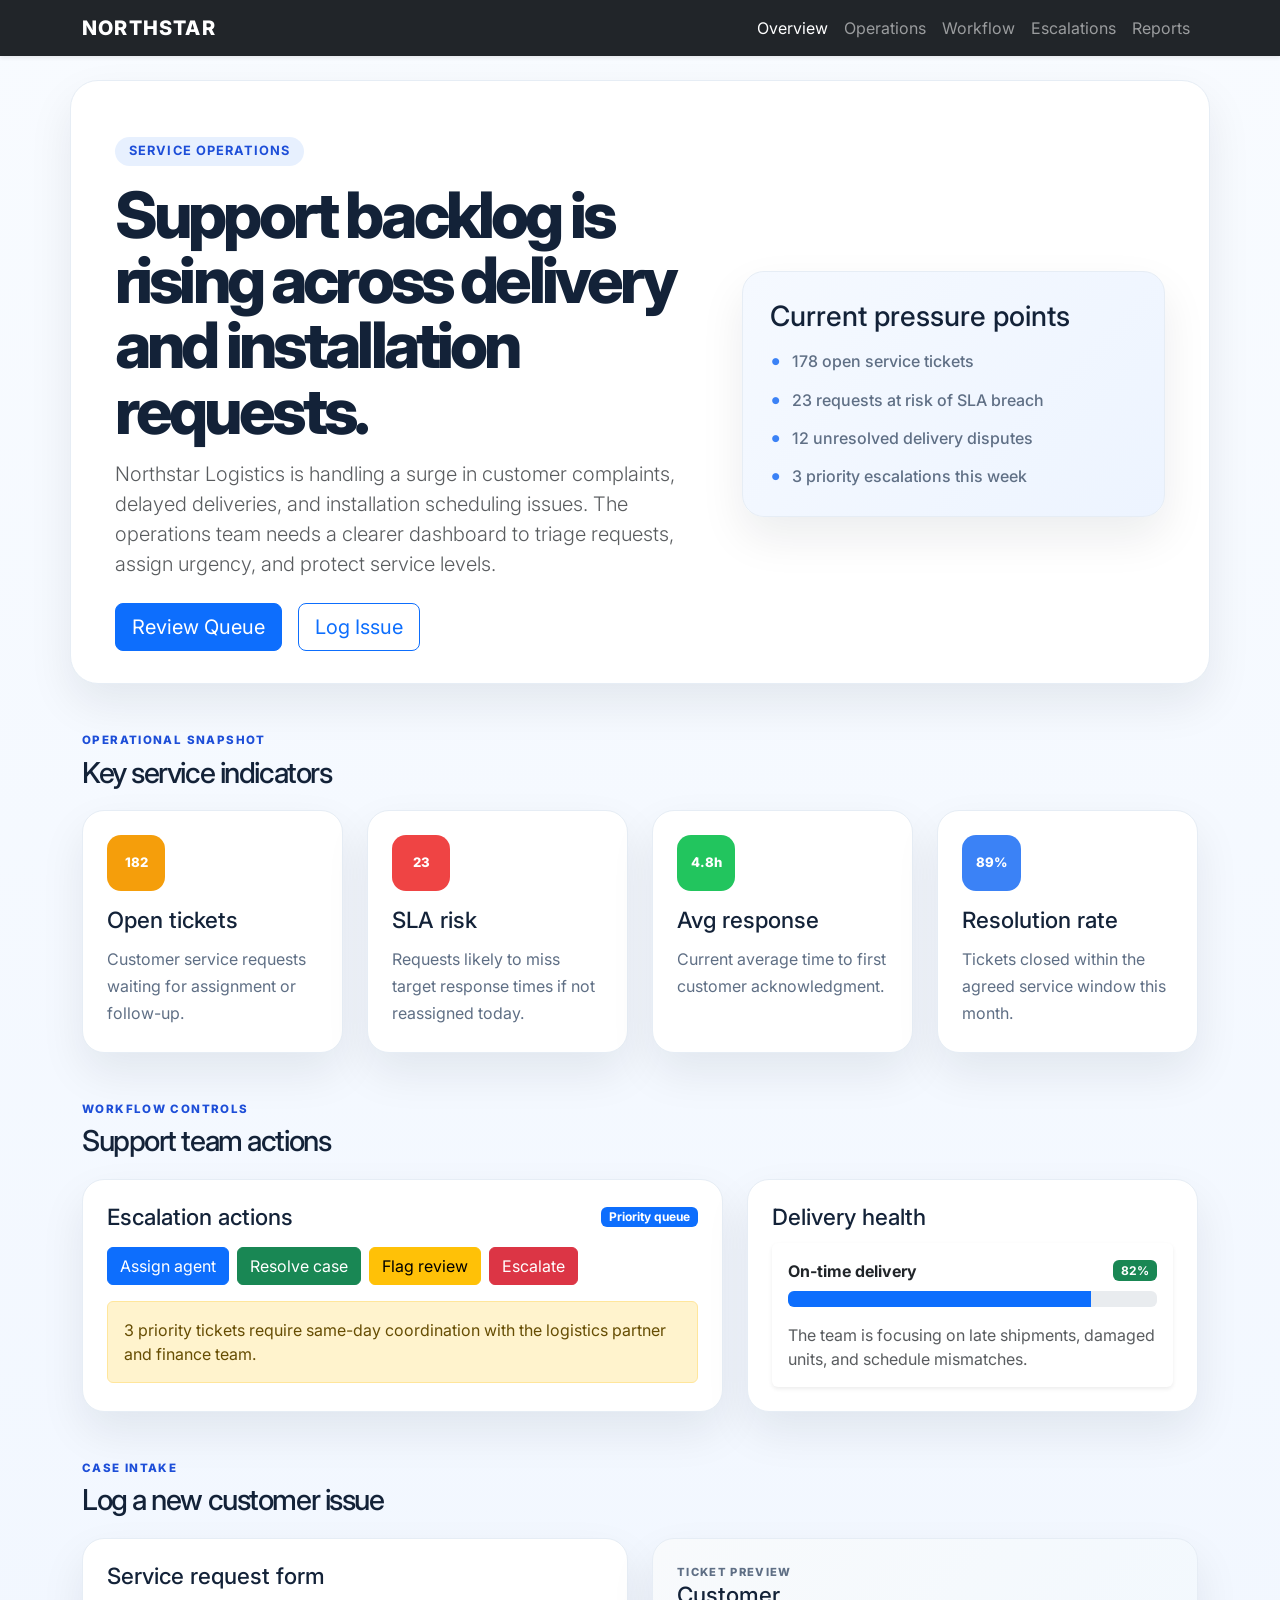
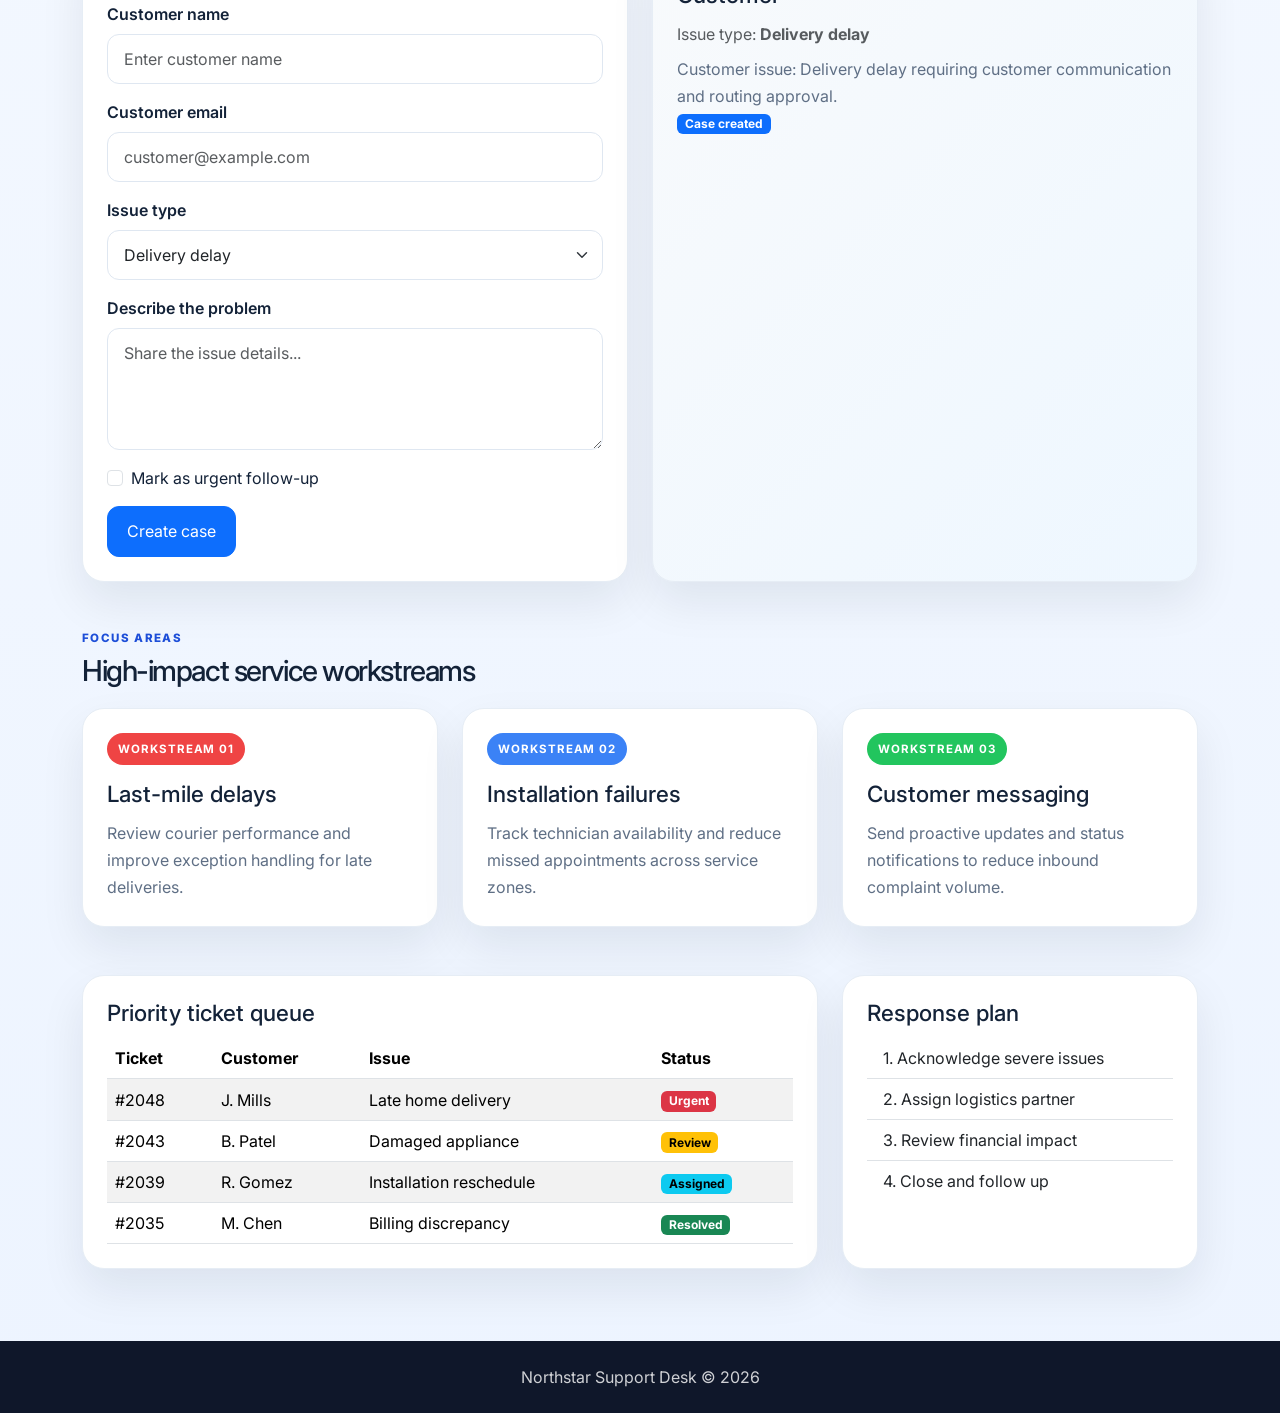
<file: index.html>
﻿<!DOCTYPE html>
<html lang="en">
<head>
    <meta charset="UTF-8">
    <meta name="viewport" content="width=device-width, initial-scale=1.0">
    <title>Northstar Support Desk</title>
    <meta name="description" content="Operational support dashboard for a delivery and customer service business.">
    <link rel="preconnect" href="https://fonts.googleapis.com">
    <link rel="preconnect" href="https://fonts.gstatic.com" crossorigin>
    <link href="https://fonts.googleapis.com/css2?family=Inter:wght@400;500;600;700;800;900&display=swap" rel="stylesheet">
    <link href="https://cdn.jsdelivr.net/npm/bootstrap@5.3.3/dist/css/bootstrap.min.css" rel="stylesheet">
    <link rel="stylesheet" href="style.css">
</head>
<body>
    <nav class="navbar navbar-expand-lg navbar-dark bg-dark shadow-sm">
        <div class="container">
            <a class="navbar-brand" href="#">Northstar</a>
            <button class="navbar-toggler" type="button" data-bs-toggle="collapse" data-bs-target="#mainNav" aria-controls="mainNav" aria-expanded="false" aria-label="Toggle navigation">
                <span class="navbar-toggler-icon"></span>
            </button>
            <div class="collapse navbar-collapse" id="mainNav">
                <ul class="navbar-nav ms-auto mb-2 mb-lg-0">
                    <li class="nav-item"><a class="nav-link active" href="#home">Overview</a></li>
                    <li class="nav-item"><a class="nav-link" href="#services">Operations</a></li>
                    <li class="nav-item"><a class="nav-link" href="#bootstrap">Workflow</a></li>
                    <li class="nav-item"><a class="nav-link" href="#forms">Escalations</a></li>
                    <li class="nav-item"><a class="nav-link" href="#insights">Reports</a></li>
                </ul>
            </div>
        </div>
    </nav>

    <main id="home" class="container py-5">
        <section class="hero-section row align-items-center g-4 mb-5">
            <div class="col-lg-7">
                <span class="badge badge-soft mb-3">Service Operations</span>
                <h1>Support backlog is rising across delivery and installation requests.</h1>
                <p class="lead text-muted">Northstar Logistics is handling a surge in customer complaints, delayed deliveries, and installation scheduling issues. The operations team needs a clearer dashboard to triage requests, assign urgency, and protect service levels.</p>
                <div class="d-flex flex-wrap gap-3 mt-4">
                    <a href="#services" class="btn btn-primary btn-lg">Review Queue</a>
                    <a href="#forms" class="btn btn-outline-primary btn-lg">Log Issue</a>
                </div>
            </div>
            <div class="col-lg-5">
                <div class="glass-card">
                    <h3>Current pressure points</h3>
                    <ul class="feature-list">
                        <li>178 open service tickets</li>
                        <li>23 requests at risk of SLA breach</li>
                        <li>12 unresolved delivery disputes</li>
                        <li>3 priority escalations this week</li>
                    </ul>
                </div>
            </div>
        </section>

        <section id="services" class="mb-5">
            <div class="section-heading">
                <p class="eyebrow">Operational snapshot</p>
                <h2>Key service indicators</h2>
            </div>
            <div class="row g-4">
                <div class="col-md-3">
                    <div class="info-card h-100">
                        <div class="icon-badge warning">182</div>
                        <h3>Open tickets</h3>
                        <p>Customer service requests waiting for assignment or follow-up.</p>
                    </div>
                </div>
                <div class="col-md-3">
                    <div class="info-card h-100">
                        <div class="icon-badge danger">23</div>
                        <h3>SLA risk</h3>
                        <p>Requests likely to miss target response times if not reassigned today.</p>
                    </div>
                </div>
                <div class="col-md-3">
                    <div class="info-card h-100">
                        <div class="icon-badge success">4.8h</div>
                        <h3>Avg response</h3>
                        <p>Current average time to first customer acknowledgment.</p>
                    </div>
                </div>
                <div class="col-md-3">
                    <div class="info-card h-100">
                        <div class="icon-badge blue">89%</div>
                        <h3>Resolution rate</h3>
                        <p>Tickets closed within the agreed service window this month.</p>
                    </div>
                </div>
            </div>
        </section>

        <section id="bootstrap" class="mb-5">
            <div class="section-heading">
                <p class="eyebrow">Workflow controls</p>
                <h2>Support team actions</h2>
            </div>
            <div class="row g-4">
                <div class="col-lg-7">
                    <div class="demo-panel">
                        <div class="d-flex justify-content-between align-items-center flex-wrap gap-2 mb-3">
                            <h3 class="mb-0">Escalation actions</h3>
                            <span class="badge text-bg-primary">Priority queue</span>
                        </div>
                        <div class="d-flex flex-wrap gap-2 mb-3">
                            <button type="button" class="btn btn-primary">Assign agent</button>
                            <button type="button" class="btn btn-success">Resolve case</button>
                            <button type="button" class="btn btn-warning">Flag review</button>
                            <button type="button" class="btn btn-danger">Escalate</button>
                        </div>
                        <div class="alert alert-warning mb-0" role="alert">
                            3 priority tickets require same-day coordination with the logistics partner and finance team.
                        </div>
                    </div>
                </div>
                <div class="col-lg-5">
                    <div class="demo-panel h-100">
                        <h3>Delivery health</h3>
                        <div class="card border-0 shadow-sm">
                            <div class="card-body">
                                <div class="d-flex justify-content-between align-items-center mb-2">
                                    <span class="fw-bold">On-time delivery</span>
                                    <span class="badge text-bg-success">82%</span>
                                </div>
                                <div class="progress" role="progressbar" aria-label="Delivery health" aria-valuenow="82" aria-valuemin="0" aria-valuemax="100">
                                    <div class="progress-bar" style="width: 82%"></div>
                                </div>
                                <p class="mt-3 mb-0 text-muted">The team is focusing on late shipments, damaged units, and schedule mismatches.</p>
                            </div>
                        </div>
                    </div>
                </div>
            </div>
        </section>

        <section id="forms" class="mb-5">
            <div class="section-heading">
                <p class="eyebrow">Case intake</p>
                <h2>Log a new customer issue</h2>
            </div>
            <div class="row g-4">
                <div class="col-lg-6">
                    <div class="form-panel">
                        <h3>Service request form</h3>
                        <form id="issueForm">
                            <div class="mb-3">
                                <label for="customerName" class="form-label">Customer name</label>
                                <input type="text" class="form-control" id="customerName" placeholder="Enter customer name">
                            </div>
                            <div class="mb-3">
                                <label for="customerEmail" class="form-label">Customer email</label>
                                <input type="email" class="form-control" id="customerEmail" placeholder="customer@example.com">
                            </div>
                            <div class="mb-3">
                                <label for="issueType" class="form-label">Issue type</label>
                                <select class="form-select" id="issueType">
                                    <option selected>Delivery delay</option>
                                    <option>Damaged item</option>
                                    <option>Installation issue</option>
                                    <option>Billing complaint</option>
                                </select>
                            </div>
                            <div class="mb-3">
                                <label for="issueMessage" class="form-label">Describe the problem</label>
                                <textarea class="form-control" id="issueMessage" rows="4" placeholder="Share the issue details..."></textarea>
                            </div>
                            <div class="form-check mb-3">
                                <input class="form-check-input" type="checkbox" id="urgentCheck">
                                <label class="form-check-label" for="urgentCheck">
                                    Mark as urgent follow-up
                                </label>
                            </div>
                            <button type="button" class="btn btn-primary" id="submitButton">Create case</button>
                        </form>
                    </div>
                </div>
                <div class="col-lg-6">
                    <div id="previewBox" class="preview-panel">
                        <p class="preview-label">Ticket preview</p>
                        <h3>Northstar Support</h3>
                        <p>Customer issue: Delivery delay requiring customer communication and routing approval.</p>
                    </div>
                </div>
            </div>
        </section>

        <section id="insights" class="mb-5">
            <div class="section-heading">
                <p class="eyebrow">Focus areas</p>
                <h2>High-impact service workstreams</h2>
            </div>
            <div class="row g-4">
                <div class="col-md-4">
                    <div class="mini-card">
                        <span class="mini-tag tag-red">Workstream 01</span>
                        <h3>Last-mile delays</h3>
                        <p>Review courier performance and improve exception handling for late deliveries.</p>
                    </div>
                </div>
                <div class="col-md-4">
                    <div class="mini-card">
                        <span class="mini-tag tag-blue">Workstream 02</span>
                        <h3>Installation failures</h3>
                        <p>Track technician availability and reduce missed appointments across service zones.</p>
                    </div>
                </div>
                <div class="col-md-4">
                    <div class="mini-card">
                        <span class="mini-tag tag-green">Workstream 03</span>
                        <h3>Customer messaging</h3>
                        <p>Send proactive updates and status notifications to reduce inbound complaint volume.</p>
                    </div>
                </div>
            </div>
        </section>

        <section class="mb-4">
            <div class="row g-4 align-items-stretch">
                <div class="col-lg-8">
                    <div class="table-panel">
                        <h3>Priority ticket queue</h3>
                        <div class="table-responsive">
                            <table class="table table-striped table-hover align-middle mb-0">
                                <thead>
                                    <tr>
                                        <th>Ticket</th>
                                        <th>Customer</th>
                                        <th>Issue</th>
                                        <th>Status</th>
                                    </tr>
                                </thead>
                                <tbody>
                                    <tr>
                                        <td>#2048</td>
                                        <td>J. Mills</td>
                                        <td>Late home delivery</td>
                                        <td><span class="badge text-bg-danger">Urgent</span></td>
                                    </tr>
                                    <tr>
                                        <td>#2043</td>
                                        <td>B. Patel</td>
                                        <td>Damaged appliance</td>
                                        <td><span class="badge text-bg-warning">Review</span></td>
                                    </tr>
                                    <tr>
                                        <td>#2039</td>
                                        <td>R. Gomez</td>
                                        <td>Installation reschedule</td>
                                        <td><span class="badge text-bg-info">Assigned</span></td>
                                    </tr>
                                    <tr>
                                        <td>#2035</td>
                                        <td>M. Chen</td>
                                        <td>Billing discrepancy</td>
                                        <td><span class="badge text-bg-success">Resolved</span></td>
                                    </tr>
                                </tbody>
                            </table>
                        </div>
                    </div>
                </div>
                <div class="col-lg-4">
                    <div class="list-panel">
                        <h3>Response plan</h3>
                        <div class="list-group list-group-flush">
                            <button type="button" class="list-group-item list-group-item-action">1. Acknowledge severe issues</button>
                            <button type="button" class="list-group-item list-group-item-action">2. Assign logistics partner</button>
                            <button type="button" class="list-group-item list-group-item-action">3. Review financial impact</button>
                            <button type="button" class="list-group-item list-group-item-action">4. Close and follow up</button>
                        </div>
                    </div>
                </div>
            </div>
        </section>
    </main>

    <footer class="site-footer">
        <div class="container text-center py-4">
            <p class="mb-0">Northstar Support Desk © 2026</p>
        </div>
    </footer>

    <script src="https://cdn.jsdelivr.net/npm/bootstrap@5.3.3/dist/js/bootstrap.bundle.min.js"></script>
    <script>
        const customerName = document.getElementById('customerName');
        const issueType = document.getElementById('issueType');
        const issueMessage = document.getElementById('issueMessage');
        const previewBox = document.getElementById('previewBox');
        const submitButton = document.getElementById('submitButton');

        function updatePreview() {
            const name = customerName.value.trim() || 'Customer';
            const type = issueType.value || 'Delivery delay';
            const message = issueMessage.value.trim() || 'Customer issue: Delivery delay requiring customer communication and routing approval.';

            previewBox.innerHTML = `
                <p class="preview-label">Ticket preview</p>
                <h3>${name}</h3>
                <p class="text-muted mb-2">Issue type: <strong>${type}</strong></p>
                <p>${message}</p>
                <span class="badge text-bg-primary">Case created</span>
            `;
        }

        customerName.addEventListener('input', updatePreview);
        issueType.addEventListener('change', updatePreview);
        issueMessage.addEventListener('input', updatePreview);

        submitButton.addEventListener('click', () => {
            updatePreview();
            submitButton.textContent = 'Case created';
            setTimeout(() => {
                submitButton.textContent = 'Create case';
            }, 1200);
        });

        updatePreview();
    </script>
</body>
</html>
</file>
<file: style.css>
﻿:root {
    --bg: #f4f7fb;
    --surface: #ffffff;
    --primary: #3b82f6;
    --primary-dark: #1d4ed8;
    --text: #132238;
    --muted: #5f6f85;
    --line: #e6edf5;
    --warning: #f59e0b;
    --danger: #ef4444;
    --success: #22c55e;
    --blue: #3b82f6;
    --shadow: 0 20px 45px rgba(15, 23, 42, 0.08);
}

* {
    box-sizing: border-box;
}

html {
    scroll-behavior: smooth;
}

body {
    margin: 0;
    font-family: 'Inter', Arial, sans-serif;
    background: linear-gradient(180deg, #f8fbff 0%, #edf4ff 100%);
    color: var(--text);
}

img {
    max-width: 100%;
    display: block;
}

.navbar-brand {
    font-weight: 800;
    letter-spacing: 0.06em;
    text-transform: uppercase;
}

.hero-section {
    background: var(--surface);
    border: 1px solid var(--line);
    border-radius: 28px;
    padding: 2rem;
    box-shadow: var(--shadow);
}

.hero-section h1 {
    font-size: clamp(2.4rem, 5vw, 4.3rem);
    line-height: 1.02;
    letter-spacing: -0.06em;
    font-weight: 800;
    margin-bottom: 1rem;
}

.badge-soft {
    display: inline-block;
    background: rgba(59, 130, 246, 0.12);
    color: var(--primary-dark);
    border-radius: 999px;
    padding: 0.5rem 0.9rem;
    font-size: 0.8rem;
    font-weight: 700;
    letter-spacing: 0.08em;
    text-transform: uppercase;
}

.glass-card,
.demo-panel,
.form-panel,
.preview-panel,
.table-panel,
.list-panel,
.info-card,
.mini-card {
    background: var(--surface);
    border: 1px solid var(--line);
    border-radius: 22px;
    box-shadow: var(--shadow);
}

.glass-card {
    padding: 1.7rem;
    background: linear-gradient(135deg, #f5f9ff 0%, #edf4ff 100%);
}

.feature-list {
    list-style: none;
    padding: 0;
    margin: 1rem 0 0;
    display: grid;
    gap: 0.9rem;
}

.feature-list li {
    position: relative;
    padding-left: 1.4rem;
    color: var(--muted);
    font-weight: 500;
}

.feature-list li::before {
    content: '•';
    position: absolute;
    left: 0;
    color: var(--primary);
    font-size: 1.4rem;
    line-height: 1;
}

.section-heading {
    margin-bottom: 1.25rem;
}

.eyebrow {
    margin: 0 0 0.4rem;
    color: var(--primary-dark);
    text-transform: uppercase;
    letter-spacing: 0.12em;
    font-size: 0.72rem;
    font-weight: 800;
}

.section-heading h2 {
    margin: 0;
    font-size: clamp(1.8rem, 2vw, 2.6rem);
    letter-spacing: -0.05em;
}

.info-card,
.mini-card {
    padding: 1.5rem;
    height: 100%;
}

.icon-badge {
    display: inline-flex;
    align-items: center;
    justify-content: center;
    min-width: 58px;
    width: fit-content;
    height: 56px;
    border-radius: 14px;
    font-size: 0.82rem;
    font-weight: 800;
    margin-bottom: 1rem;
    color: white;
    padding: 0 0.85rem;
}

.icon-badge.warning { background: var(--warning); }
.icon-badge.danger { background: var(--danger); }
.icon-badge.success { background: var(--success); }
.icon-badge.blue { background: var(--blue); }

.info-card h3,
.demo-panel h3,
.form-panel h3,
.preview-panel h3,
.table-panel h3,
.list-panel h3,
.mini-card h3 {
    margin-top: 0;
    margin-bottom: 0.75rem;
    font-size: 1.4rem;
}

.info-card p,
.mini-card p,
.preview-panel p {
    margin-bottom: 0;
    color: var(--muted);
    line-height: 1.7;
}

.demo-panel,
.form-panel,
.preview-panel,
.table-panel,
.list-panel {
    padding: 1.5rem;
    height: 100%;
}

.preview-panel {
    min-height: 100%;
    background: linear-gradient(135deg, #f8fafc 0%, #eef7ff 100%);
}

.preview-label {
    margin: 0 0 0.7rem;
    text-transform: uppercase;
    letter-spacing: 0.12em;
    font-size: 0.7rem;
    font-weight: 800;
    color: var(--primary-dark);
}

.form-panel .form-label {
    font-weight: 600;
}

.form-panel .form-control,
.form-panel .form-select {
    border-radius: 12px;
    min-height: 48px;
    border-color: #dfe7f1;
    padding: 0.75rem 1rem;
}

.form-panel .btn {
    border-radius: 12px;
    padding: 0.8rem 1.2rem;
}

.mini-tag {
    display: inline-block;
    padding: 0.45rem 0.7rem;
    border-radius: 999px;
    font-size: 0.72rem;
    font-weight: 700;
    letter-spacing: 0.08em;
    text-transform: uppercase;
    margin-bottom: 1rem;
    color: white;
}

.tag-red { background: #ef4444; }
.tag-blue { background: #3b82f6; }
.tag-green { background: #22c55e; }

.table-panel .table {
    margin-bottom: 0;
}

.site-footer {
    background: #0f172a;
    color: rgba(255,255,255,0.8);
}

@media (max-width: 991.98px) {
    .hero-section {
        padding: 1.5rem;
    }
}
</file>
